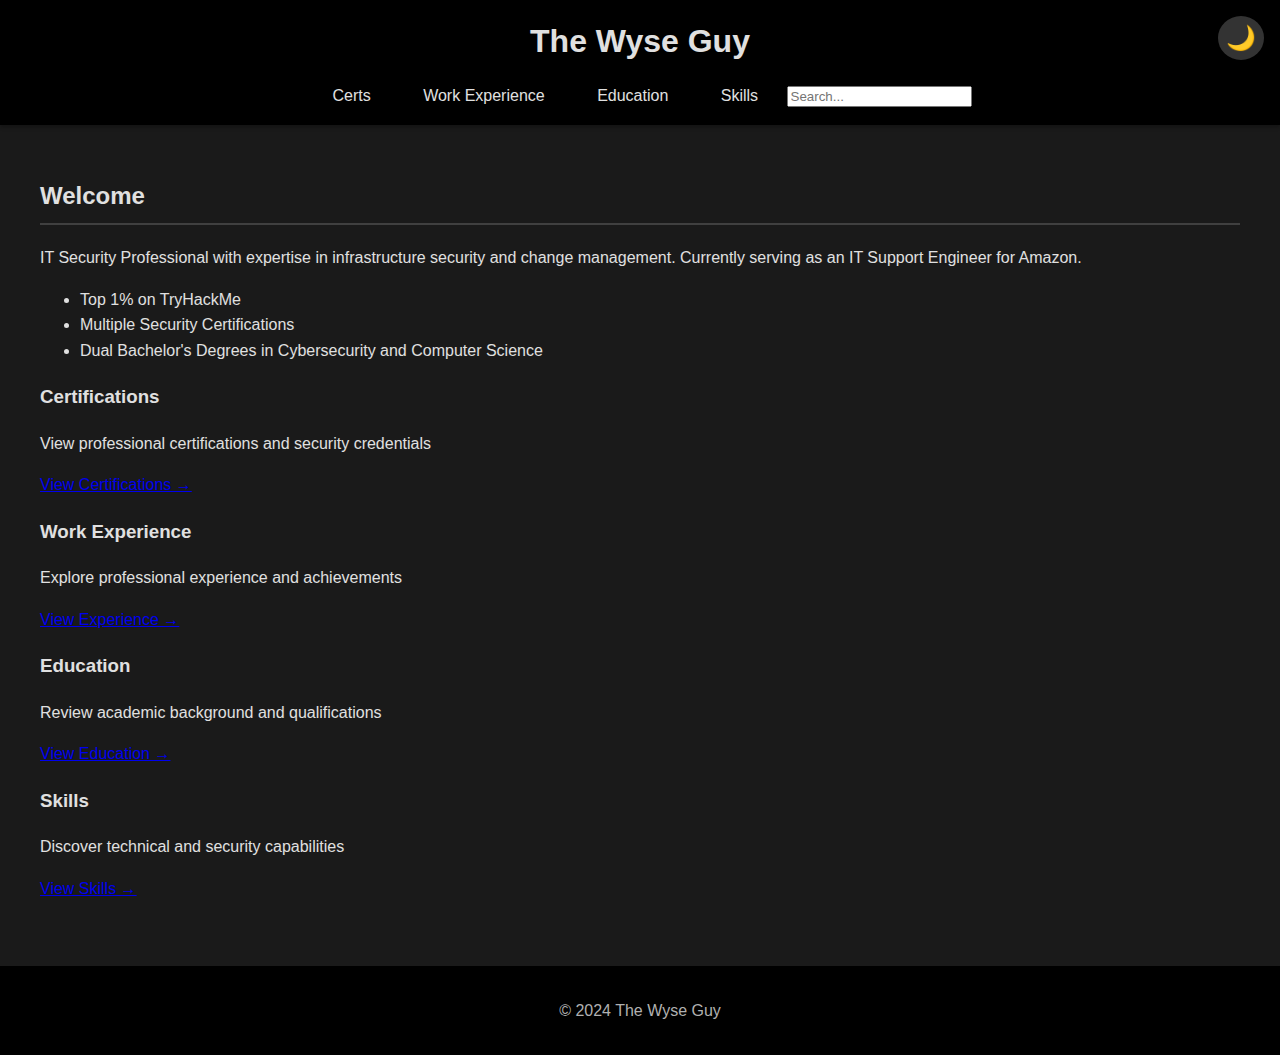
<file: index.html>
<!DOCTYPE html>
<html lang="en">

<head>
    <meta charset="UTF-8">
    <meta name="viewport" content="width=device-width, initial-scale=1.0">
    <title>The Wyse Guy - Security Professional</title>
    <link rel="stylesheet" href="styles.css">
</head>

<body>
    <header>
        <h1>The Wyse Guy</h1>
        <nav>
            <a href="certifications.html">Certs</a>
            <a href="work.html">Work Experience</a>
            <a href="education.html">Education</a>
            <a href="skills.html">Skills</a>
        </nav>
    </header>

    <main>
        <section id="introduction">
            <h2>Welcome</h2>
            <div class="intro-content">
                <p>IT Security Professional with expertise in infrastructure security and change management. Currently serving as an IT Support Engineer for Amazon.</p>
                
                <div class="quick-stats">
                    <ul>
                        <li>Top 1% on TryHackMe</li>
                        <li>Multiple Security Certifications</li>
                        <li>Dual Bachelor's Degrees in Cybersecurity and Computer Science</li>
                    </ul>
                </div>

                <div class="portfolio-navigation">
                    <div class="nav-card">
                        <h3>Certifications</h3>
                        <p>View professional certifications and security credentials</p>
                        <a href="certifications.html">View Certifications →</a>
                    </div>

                    <div class="nav-card">
                        <h3>Work Experience</h3>
                        <p>Explore professional experience and achievements</p>
                        <a href="work.html">View Experience →</a>
                    </div>

                    <div class="nav-card">
                        <h3>Education</h3>
                        <p>Review academic background and qualifications</p>
                        <a href="education.html">View Education →</a>
                    </div>

                    <div class="nav-card">
                        <h3>Skills</h3>
                        <p>Discover technical and security capabilities</p>
                        <a href="skills.html">View Skills →</a>
                    </div>
                </div>
            </div>
        </section>
    </main>

    <footer>
        <p>&copy; 2024 The Wyse Guy</p>
    </footer>

    <script src="script.js"></script>
</body>
</html>
</file>
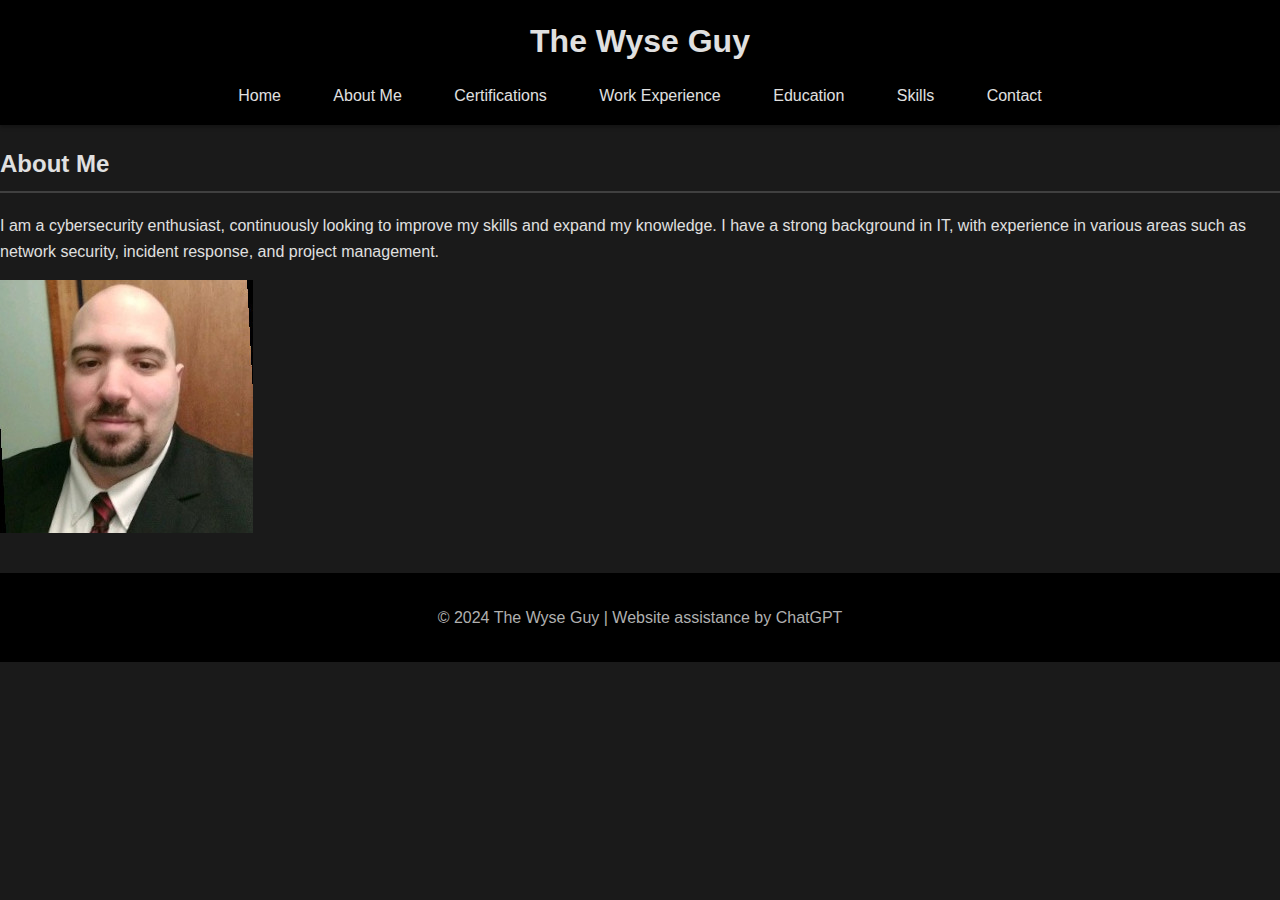
<file: about.html>
<!DOCTYPE html>
<html lang="en">

<head>
    <meta charset="UTF-8">
    <meta name="viewport" content="width=device-width, initial-scale=1.0">
    <title>About Me - The Wyse Guy</title>
    <link rel="stylesheet" href="lib/css/styles.css">
</head>

<body>
    <header>
        <h1>The Wyse Guy</h1>
        <nav>
            <a href="index.html">Home</a>
            <a href="about.html">About Me</a>
            <a href="certifications.html">Certifications</a>
            <a href="work.html">Work Experience</a>
            <a href="education.html">Education</a>
			<a href="skills.html">Skills</a>
            <a href="contact.html">Contact</a>
        </nav>
    </header>

    <section id="about-section">
        <h2>About Me</h2>
        <div class="about-paragraph">
            <p>I am a cybersecurity enthusiast, continuously looking to improve my skills and expand my knowledge. I have a strong background in IT, with experience in various areas such as network security, incident response, and project management.</p>
            <!-- Add your photo below -->
            <img src="lib/images/wyse1.jpg" alt="Anthony Wyse">
        </div>
    </section>

    <footer>
        <p>&copy; 2024 The Wyse Guy | Website assistance by ChatGPT</p>
    </footer>

    <!-- <script src="script.js"></script> -->
</body>

</html>
</file>
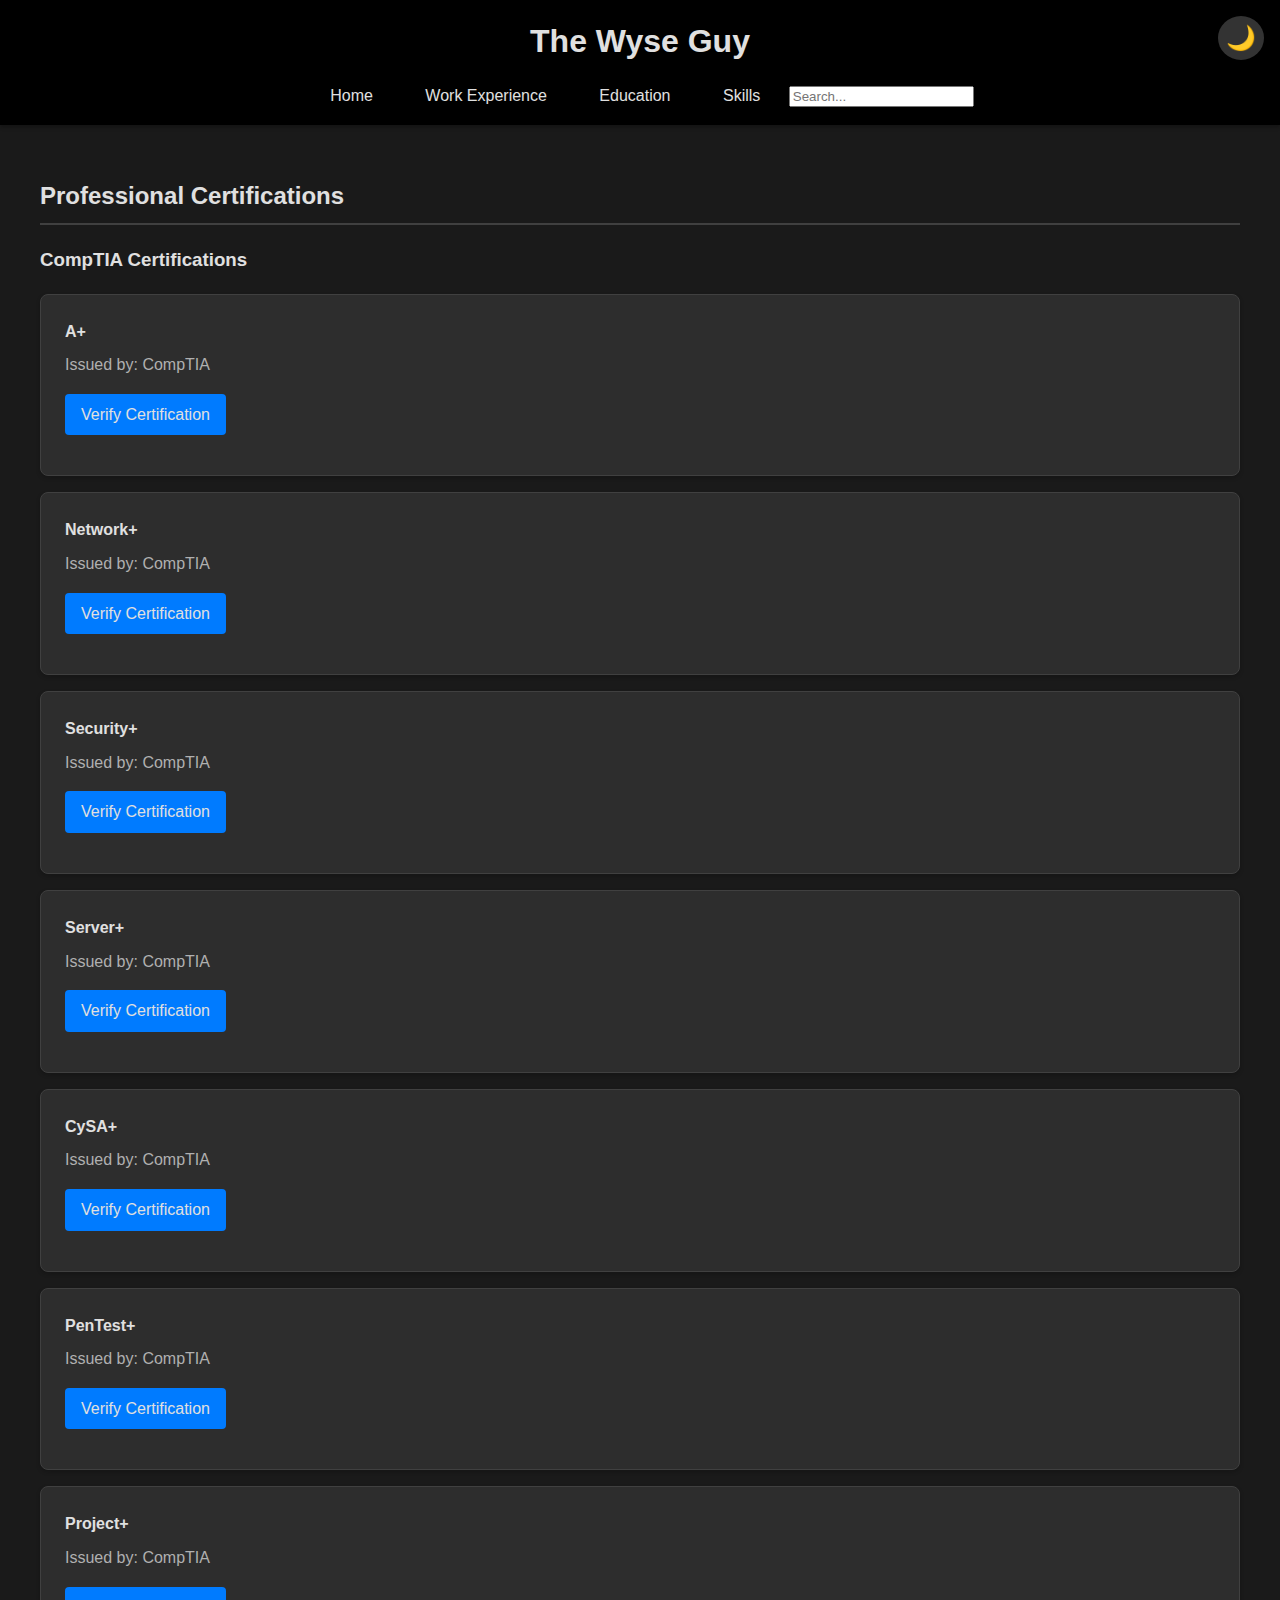
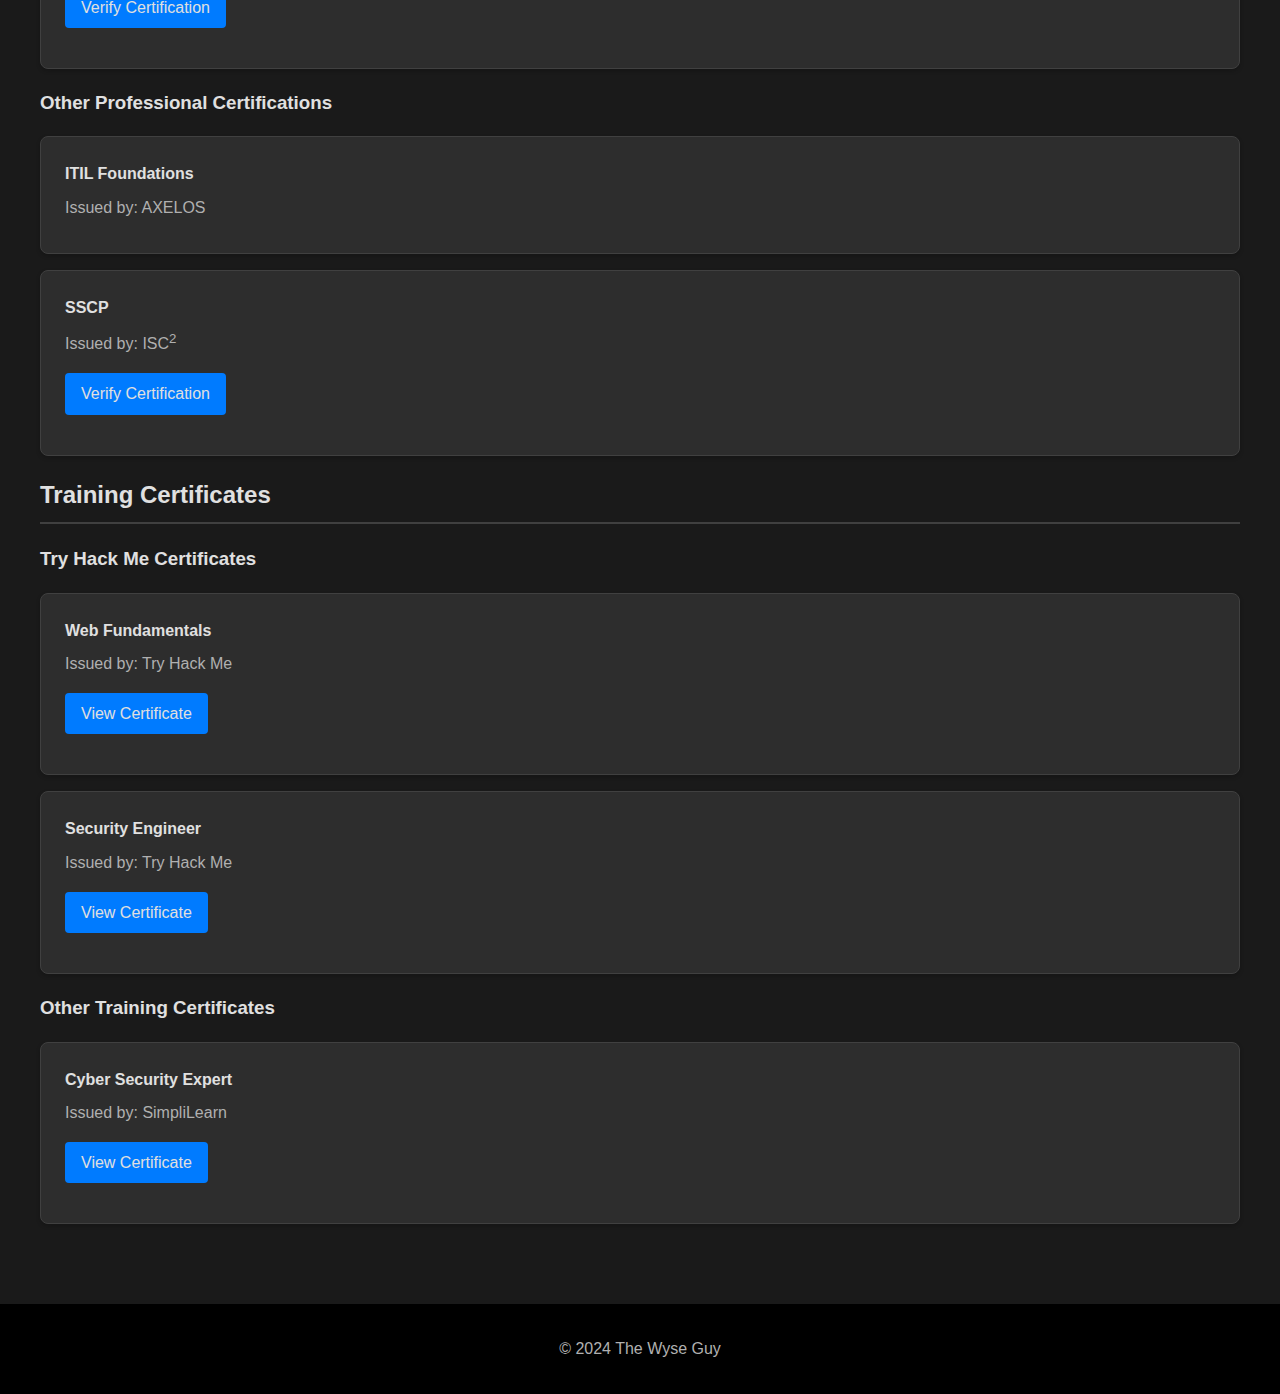
<file: certifications.html>
<!DOCTYPE html>
<html lang="en">

<head>
    <meta charset="utf-8">
    <title>Certifications and Certificates - The Wyse Guy</title>
    <link rel="stylesheet" href="styles.css">
</head>

<body>
    <header>
        <h1>The Wyse Guy</h1>
        <nav>
            <a href="index.html">Home</a>
            <a href="work.html">Work Experience</a>
            <a href="education.html">Education</a>
            <a href="skills.html">Skills</a>
        </nav>
    </header>

    <main>
        <section id="professional-certifications">
            <h2>Professional Certifications</h2>
            
            <!-- CompTIA Certifications -->
            <div class="certification-group">
                <h3>CompTIA Certifications</h3>
                <div class="certifications-container">
                    <article class="certification">
                        <h4>A+</h4>
                        <p class="issuer">Issued by: CompTIA</p>
                        <p class="verification">
                            <a href="https://www.credly.com/badges/eed50c97-7f43-4728-9fc0-f255faa5452a/public_url">Verify Certification</a>
                        </p>
                    </article>

                    <article class="certification">
                        <h4>Network+</h4>
                        <p class="issuer">Issued by: CompTIA</p>
                        <p class="verification">
                            <a href="https://www.credly.com/badges/094754a8-2065-4310-8f3d-29fb1196f8ae/public_url">Verify Certification</a>
                        </p>
                    </article>

                    <article class="certification">
                        <h4>Security+</h4>
                        <p class="issuer">Issued by: CompTIA</p>
                        <p class="verification">
                            <a href="https://www.credly.com/badges/e924defa-47aa-45f3-ba17-b07615cfa1dc/public_url">Verify Certification</a>
                        </p>
                    </article>

                    <article class="certification">
                        <h4>Server+</h4>
                        <p class="issuer">Issued by: CompTIA</p>
                        <p class="verification">
                            <a href="https://www.credly.com/badges/96537a3d-d9cb-450d-abbd-3272a870aa7d/public_url">Verify Certification</a>
                        </p>
                    </article>

                    <article class="certification">
                        <h4>CySA+</h4>
                        <p class="issuer">Issued by: CompTIA</p>
                        <p class="verification">
                            <a href="https://www.credly.com/badges/d1df9457-e8d4-4c71-8260-4c52cb5c634e/public_url">Verify Certification</a>
                        </p>
                    </article>

                    <article class="certification">
                        <h4>PenTest+</h4>
                        <p class="issuer">Issued by: CompTIA</p>
                        <p class="verification">
                            <a href="https://www.credly.com/badges/0b445bce-b962-4a32-95e6-0ae2a605bd8c/public_url">Verify Certification</a>
                        </p>
                    </article>

                    <article class="certification">
                        <h4>Project+</h4>
                        <p class="issuer">Issued by: CompTIA</p>
                        <p class="verification">
                            <a href="https://www.credly.com/badges/83ba1305-955a-4dac-bd5d-a6701077b9a8/public_url">Verify Certification</a>
                        </p>
                    </article>
                </div>
            </div>

            <!-- Other Professional Certifications -->
            <div class="certification-group">
                <h3>Other Professional Certifications</h3>
                <div class="certifications-container">
                    <article class="certification">
                        <h4>ITIL Foundations</h4>
                        <p class="issuer">Issued by: AXELOS</p>
                    </article>

                    <article class="certification">
                        <h4>SSCP</h4>
                        <p class="issuer">Issued by: ISC<sup>2</sup></p>
                        <p class="verification">
                            <a href="https://www.credly.com/badges/e6d5116e-1292-4dba-97e4-74d0665ef671/public_url">Verify Certification</a>
                        </p>
                    </article>
                </div>
            </div>
        </section>

        <section id="training-certificates">
            <h2>Training Certificates</h2>
            
            <!-- Try Hack Me Certificates -->
            <div class="certification-group">
                <h3>Try Hack Me Certificates</h3>
                <div class="certifications-container">
                    <article class="certification">
                        <h4>Web Fundamentals</h4>
                        <p class="issuer">Issued by: Try Hack Me</p>
                        <p class="verification">
                            <a href="https://tryhackme-certificates.s3-eu-west-1.amazonaws.com/THM-BNW9GNYWET.pdf">View Certificate</a>
                        </p>
                    </article>

                    <article class="certification">
                        <h4>Security Engineer</h4>
                        <p class="issuer">Issued by: Try Hack Me</p>
                        <p class="verification">
                            <a href="https://tryhackme-certificates.s3-eu-west-1.amazonaws.com/THM-SKMIXIESOS.pdf">View Certificate</a>
                        </p>
                    </article>

                    <!-- Add remaining Try Hack Me certificates in the same format -->
                </div>
            </div>

            <!-- Other Training Certificates -->
            <div class="certification-group">
                <h3>Other Training Certificates</h3>
                <div class="certifications-container">
                    <article class="certification">
                        <h4>Cyber Security Expert</h4>
                        <p class="issuer">Issued by: SimpliLearn</p>
                        <p class="verification">
                            <a href="https://success.simplilearn.com/51825ef2-5d22-413b-987a-7716b755215e#gs.amfkl3">View Certificate</a>
                        </p>
                    </article>
                </div>
            </div>
        </section>
    </main>

    <footer id="contact">
        <p>&copy; 2024 The Wyse Guy</p>
    </footer>

    <!-- Add JavaScript -->
    <script src="script.js"></script>
</body>
</html>
</file>
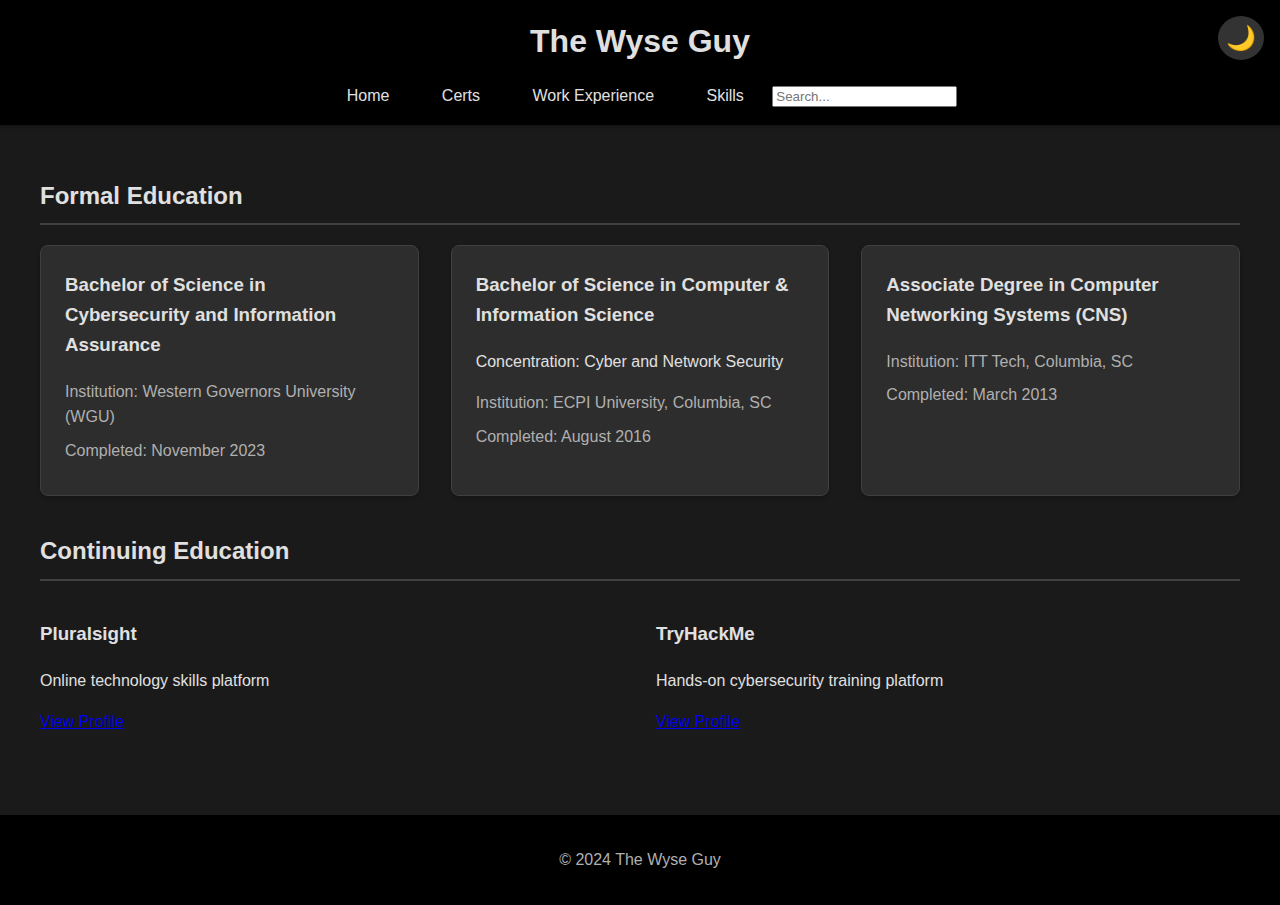
<file: education.html>
<!DOCTYPE html>
<html lang="en">

<head>
    <meta charset="UTF-8">
    <meta name="viewport" content="width=device-width, initial-scale=1.0">
    <title>Education - The Wyse Guy</title>
    <link rel="stylesheet" href="lib/css/styles.css">
</head>

<body>
    <header>
        <h1>The Wyse Guy</h1>
        <nav>
            <a href="index.html">Home</a>
            <a href="certifications.html">Certs</a>
            <a href="work.html">Work Experience</a>
            <a href="skills.html">Skills</a>
        </nav>
    </header>

    <main>
        <section id="formal-education">
            <h2>Formal Education</h2>
            
            <div class="education-container">
                <article class="education-entry">
                    <h3>Bachelor of Science in Cybersecurity and Information Assurance</h3>
                    <p class="institution">Institution: Western Governors University (WGU)</p>
                    <p class="completion-date">Completed: November 2023</p>
                </article>

                <article class="education-entry">
                    <h3>Bachelor of Science in Computer & Information Science</h3>
                    <p class="specialization">Concentration: Cyber and Network Security</p>
                    <p class="institution">Institution: ECPI University, Columbia, SC</p>
                    <p class="completion-date">Completed: August 2016</p>
                </article>

                <article class="education-entry">
                    <h3>Associate Degree in Computer Networking Systems (CNS)</h3>
                    <p class="institution">Institution: ITT Tech, Columbia, SC</p>
                    <p class="completion-date">Completed: March 2013</p>
                </article>
            </div>
        </section>

        <section id="continuing-education">
            <h2>Continuing Education</h2>
            
            <div class="education-container">
                <article class="education-platform">
                    <h3>Pluralsight</h3>
                    <p class="platform-description">Online technology skills platform</p>
                    <p class="profile-link">
                        <a href="https://app.pluralsight.com/profile/wysestone" class="button">
                            View Profile
                        </a>
                    </p>
                </article>

                <article class="education-platform">
                    <h3>TryHackMe</h3>
                    <p class="platform-description">Hands-on cybersecurity training platform</p>
                    <p class="profile-link">
                        <a href="https://tryhackme.com/p/Wysestone" class="button">
                            View Profile
                        </a>
                    </p>
                </article>
            </div>
        </section>
    </main>

    <footer>
        <p>&copy; 2024 The Wyse Guy</p>
    </footer>
    <script src="script.js"></script>
</body>
</html>
</file>
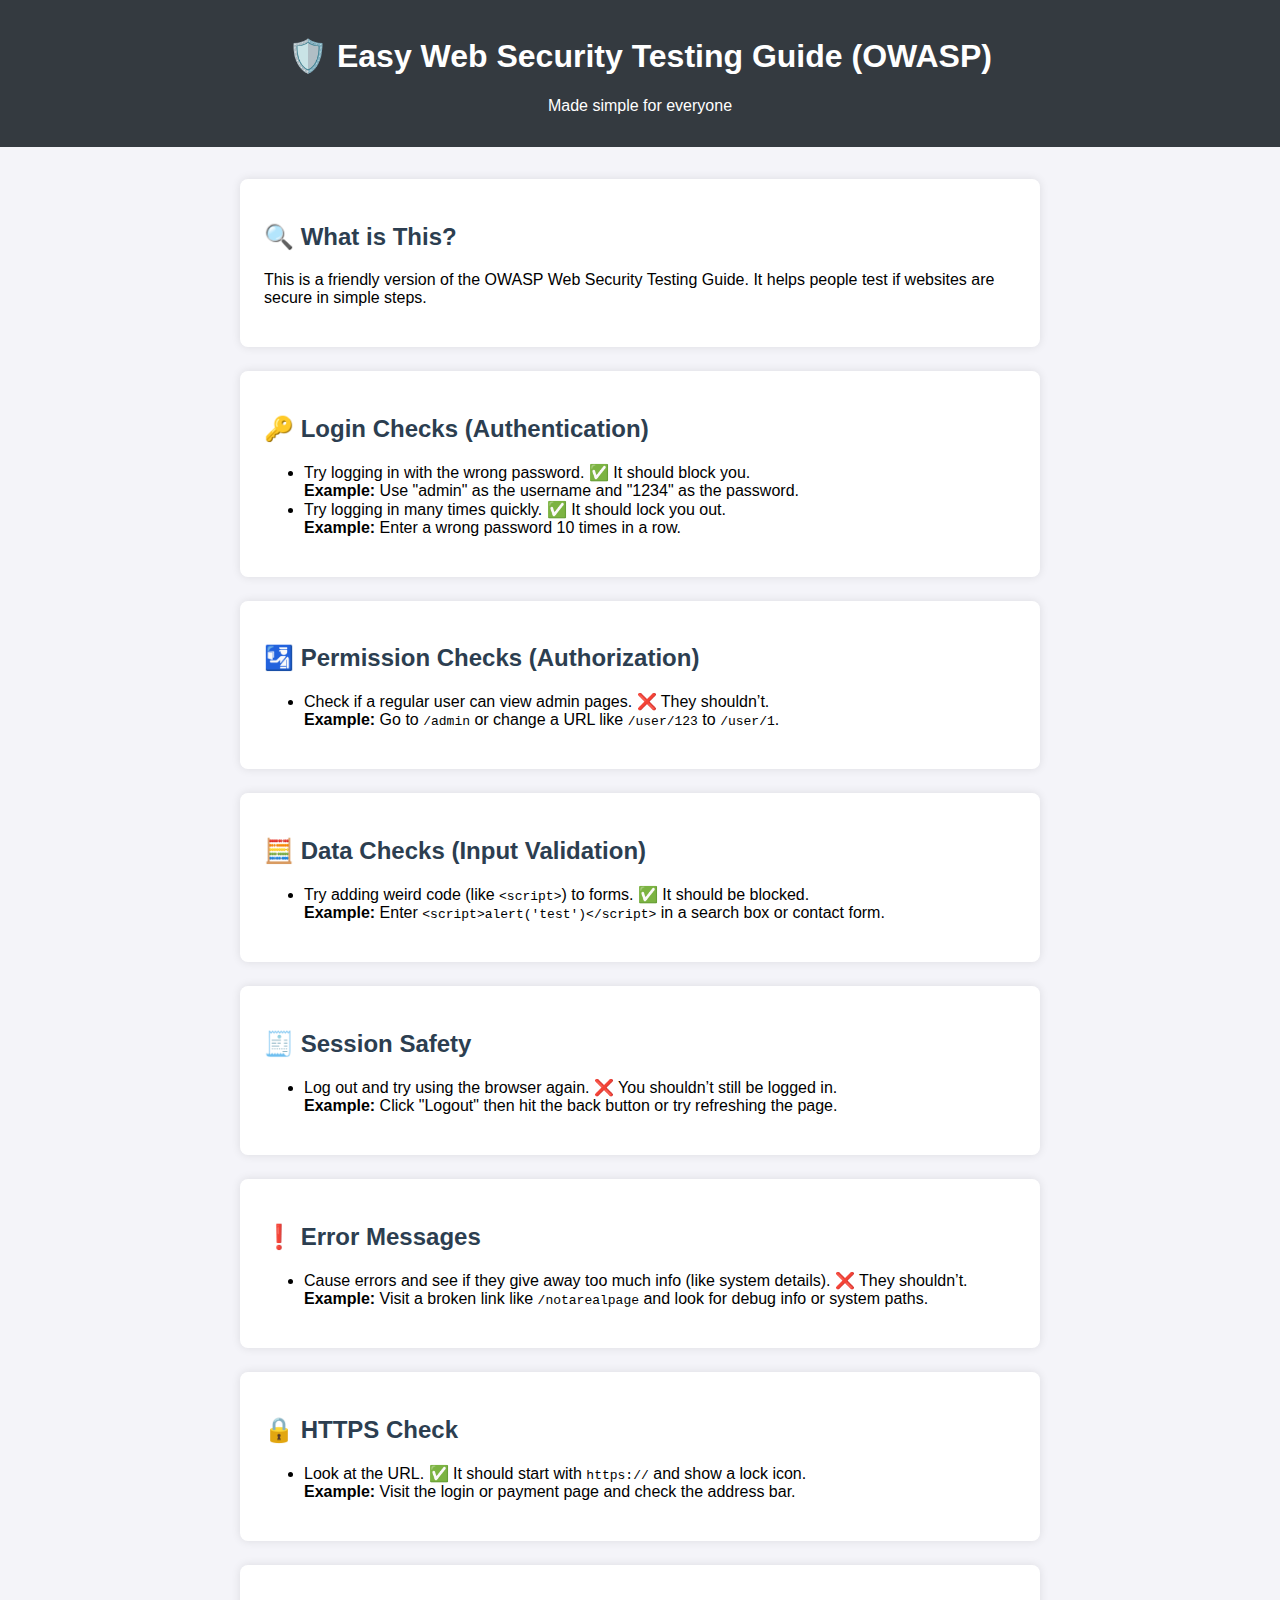
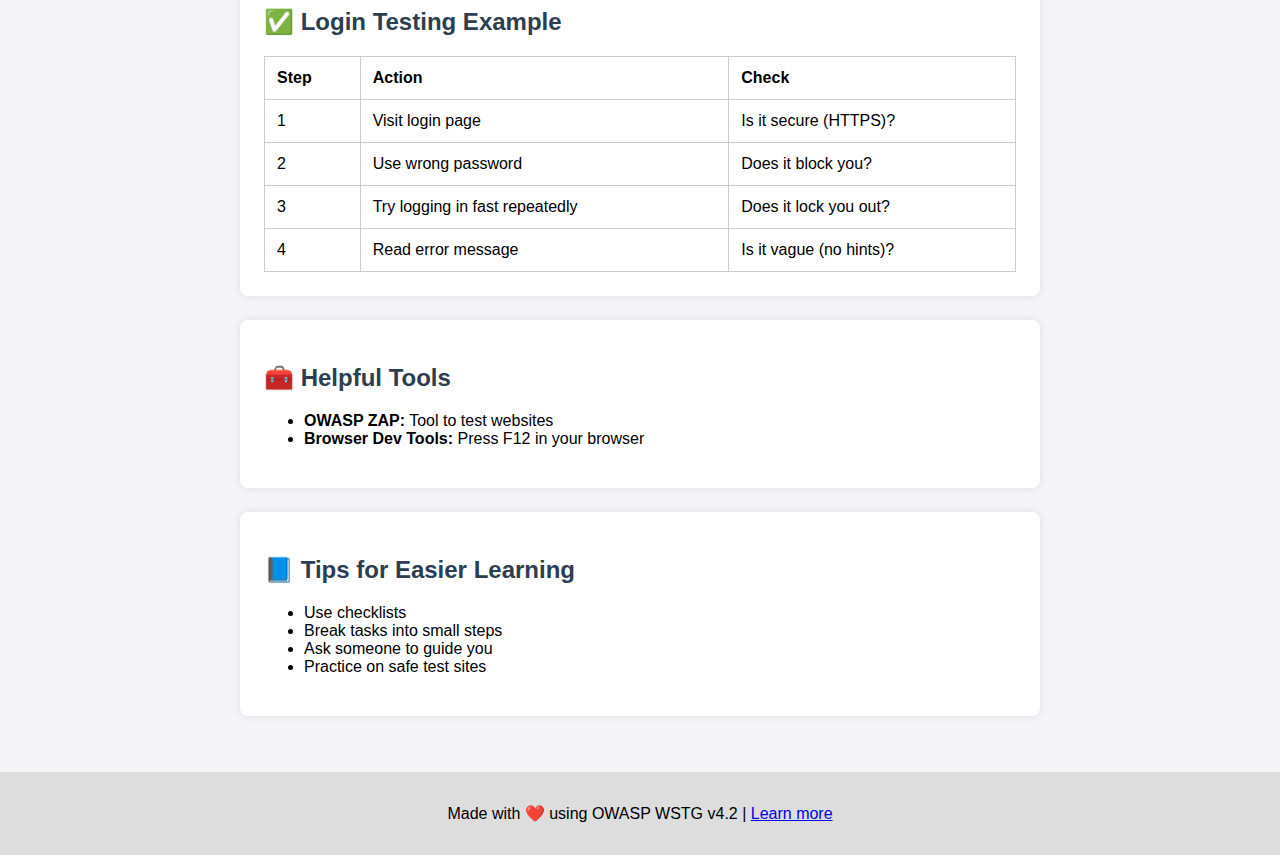
<file: owasp_web.html>
<!DOCTYPE html>
<html lang="en">
<head>
  <meta charset="UTF-8" />
  <meta name="viewport" content="width=device-width, initial-scale=1.0" />
  <title>Easy Web Security Testing Guide</title>
  <style>
    body {
      font-family: Arial, sans-serif;
      background: #f4f4f9;
      margin: 0;
      padding: 0;
    }
    header {
      background: #343a40;
      color: white;
      padding: 1rem;
      text-align: center;
    }
    main {
      max-width: 800px;
      margin: auto;
      padding: 2rem;
    }
    section {
      background: white;
      margin-bottom: 1.5rem;
      padding: 1.5rem;
      border-radius: 8px;
      box-shadow: 0 0 10px rgba(0,0,0,0.1);
    }
    h2 {
      color: #2c3e50;
    }
    table {
      width: 100%;
      border-collapse: collapse;
      margin-top: 1rem;
    }
    table, th, td {
      border: 1px solid #ccc;
    }
    th, td {
      padding: 0.75rem;
      text-align: left;
    }
    footer {
      text-align: center;
      padding: 1rem;
      background: #ddd;
    }
  </style>
</head>
<body>
  <header>
    <h1>🛡️ Easy Web Security Testing Guide (OWASP)</h1>
    <p>Made simple for everyone</p>
  </header>
  <main>
    <section>
      <h2>🔍 What is This?</h2>
      <p>This is a friendly version of the OWASP Web Security Testing Guide. It helps people test if websites are secure in simple steps.</p>
    </section>

    <section>
      <h2>🔑 Login Checks (Authentication)</h2>
      <ul>
        <li>Try logging in with the wrong password. ✅ It should block you.<br><strong>Example:</strong> Use "admin" as the username and "1234" as the password.</li>
        <li>Try logging in many times quickly. ✅ It should lock you out.<br><strong>Example:</strong> Enter a wrong password 10 times in a row.</li>
      </ul>
    </section>

    <section>
      <h2>🛂 Permission Checks (Authorization)</h2>
      <ul>
        <li>Check if a regular user can view admin pages. ❌ They shouldn’t.<br><strong>Example:</strong> Go to <code>/admin</code> or change a URL like <code>/user/123</code> to <code>/user/1</code>.</li>
      </ul>
    </section>

    <section>
      <h2>🧮 Data Checks (Input Validation)</h2>
      <ul>
        <li>Try adding weird code (like <code>&lt;script&gt;</code>) to forms. ✅ It should be blocked.<br><strong>Example:</strong> Enter <code>&lt;script&gt;alert('test')&lt;/script&gt;</code> in a search box or contact form.</li>
      </ul>
    </section>

    <section>
      <h2>🧾 Session Safety</h2>
      <ul>
        <li>Log out and try using the browser again. ❌ You shouldn’t still be logged in.<br><strong>Example:</strong> Click "Logout" then hit the back button or try refreshing the page.</li>
      </ul>
    </section>

    <section>
      <h2>❗ Error Messages</h2>
      <ul>
        <li>Cause errors and see if they give away too much info (like system details). ❌ They shouldn’t.<br><strong>Example:</strong> Visit a broken link like <code>/notarealpage</code> and look for debug info or system paths.</li>
      </ul>
    </section>

    <section>
      <h2>🔒 HTTPS Check</h2>
      <ul>
        <li>Look at the URL. ✅ It should start with <code>https://</code> and show a lock icon.<br><strong>Example:</strong> Visit the login or payment page and check the address bar.</li>
      </ul>
    </section>

    <section>
      <h2>✅ Login Testing Example</h2>
      <table>
        <thead>
          <tr><th>Step</th><th>Action</th><th>Check</th></tr>
        </thead>
        <tbody>
          <tr><td>1</td><td>Visit login page</td><td>Is it secure (HTTPS)?</td></tr>
          <tr><td>2</td><td>Use wrong password</td><td>Does it block you?</td></tr>
          <tr><td>3</td><td>Try logging in fast repeatedly</td><td>Does it lock you out?</td></tr>
          <tr><td>4</td><td>Read error message</td><td>Is it vague (no hints)?</td></tr>
        </tbody>
      </table>
    </section>

    <section>
      <h2>🧰 Helpful Tools</h2>
      <ul>
        <li><strong>OWASP ZAP:</strong> Tool to test websites</li>
        <li><strong>Browser Dev Tools:</strong> Press F12 in your browser</li>
      </ul>
    </section>

    <section>
      <h2>📘 Tips for Easier Learning</h2>
      <ul>
        <li>Use checklists</li>
        <li>Break tasks into small steps</li>
        <li>Ask someone to guide you</li>
        <li>Practice on safe test sites</li>
      </ul>
    </section>
  </main>
  <footer>
    <p>Made with ❤️ using OWASP WSTG v4.2 | <a href="https://owasp.org/www-project-web-security-testing-guide/" target="_blank">Learn more</a></p>
  </footer>
</body>
</html>
</file>
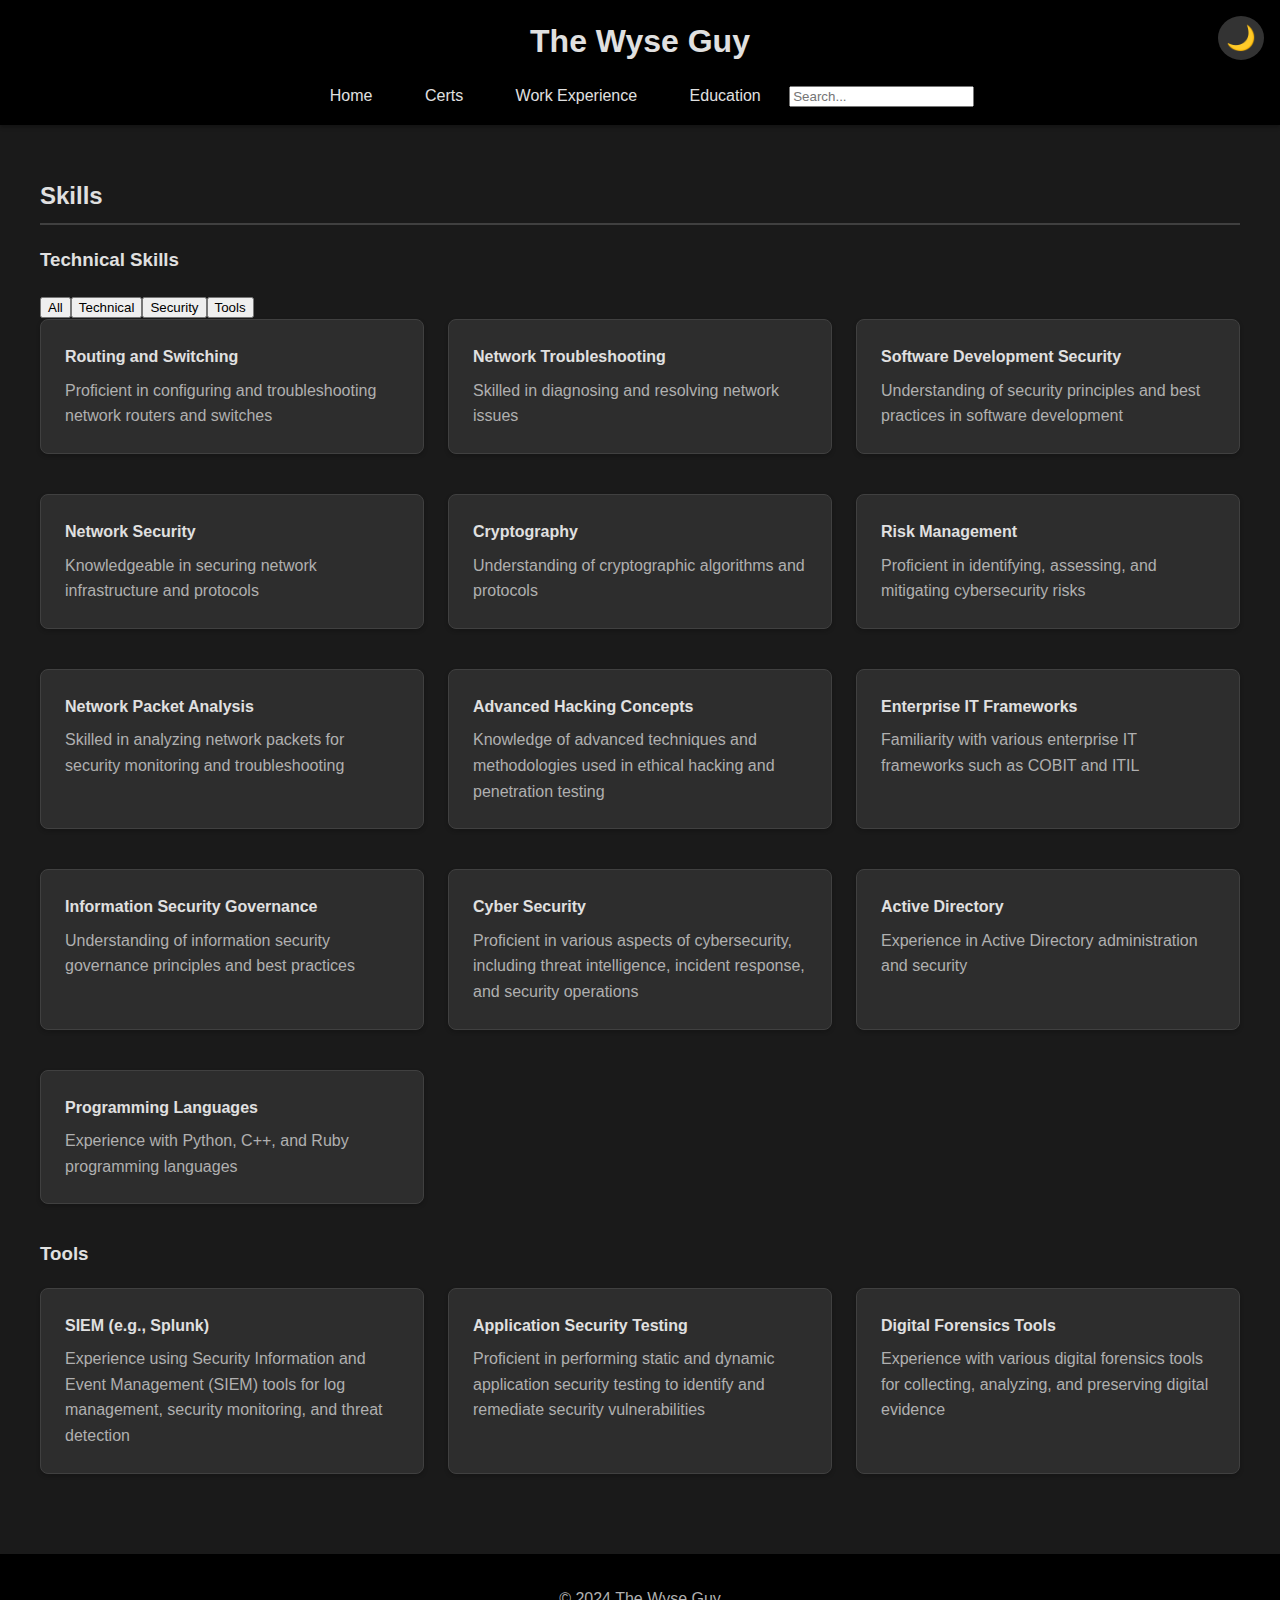
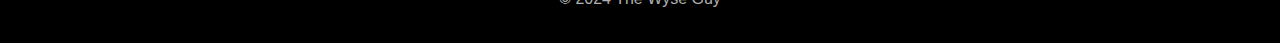
<file: skills.html>
<!DOCTYPE html>
<html lang="en">

<head>
    <meta charset="UTF-8">
    <meta name="viewport" content="width=device-width, initial-scale=1.0">
    <title>Skills - The Wyse Guy</title>
    <link rel="stylesheet" href="styles.css">
</head>

<body>
    <header>
        <h1>The Wyse Guy</h1>
        <nav>
            <a href="index.html">Home</a>
            <a href="certifications.html">Certs</a>
            <a href="work.html">Work Experience</a>
            <a href="education.html">Education</a>
        </nav>
    </header>

    <main>
        <section id="skills">
            <h2>Skills</h2>

            <section id="technical-skills">
                <h3>Technical Skills</h3>
                <div class="skills-container">
                    <article class="skill">
                        <h4>Routing and Switching</h4>
                        <p class="skill-description">Proficient in configuring and troubleshooting network routers and switches</p>
                    </article>

                    <article class="skill">
                        <h4>Network Troubleshooting</h4>
                        <p class="skill-description">Skilled in diagnosing and resolving network issues</p>
                    </article>

                    <article class="skill">
                        <h4>Software Development Security</h4>
                        <p class="skill-description">Understanding of security principles and best practices in software development</p>
                    </article>

                    <article class="skill">
                        <h4>Network Security</h4>
                        <p class="skill-description">Knowledgeable in securing network infrastructure and protocols</p>
                    </article>

                    <article class="skill">
                        <h4>Cryptography</h4>
                        <p class="skill-description">Understanding of cryptographic algorithms and protocols</p>
                    </article>

                    <article class="skill">
                        <h4>Risk Management</h4>
                        <p class="skill-description">Proficient in identifying, assessing, and mitigating cybersecurity risks</p>
                    </article>

                    <article class="skill">
                        <h4>Network Packet Analysis</h4>
                        <p class="skill-description">Skilled in analyzing network packets for security monitoring and troubleshooting</p>
                    </article>

                    <article class="skill">
                        <h4>Advanced Hacking Concepts</h4>
                        <p class="skill-description">Knowledge of advanced techniques and methodologies used in ethical hacking and penetration testing</p>
                    </article>

                    <article class="skill">
                        <h4>Enterprise IT Frameworks</h4>
                        <p class="skill-description">Familiarity with various enterprise IT frameworks such as COBIT and ITIL</p>
                    </article>

                    <article class="skill">
                        <h4>Information Security Governance</h4>
                        <p class="skill-description">Understanding of information security governance principles and best practices</p>
                    </article>

                    <article class="skill">
                        <h4>Cyber Security</h4>
                        <p class="skill-description">Proficient in various aspects of cybersecurity, including threat intelligence, incident response, and security operations</p>
                    </article>

                    <article class="skill">
                        <h4>Active Directory</h4>
                        <p class="skill-description">Experience in Active Directory administration and security</p>
                    </article>

                    <article class="skill">
                        <h4>Programming Languages</h4>
                        <p class="skill-description">Experience with Python, C++, and Ruby programming languages</p>
                    </article>
                </div>
            </section>

            <section id="tools">
                <h3>Tools</h3>
                <div class="skills-container">
                    <article class="skill">
                        <h4>SIEM (e.g., Splunk)</h4>
                        <p class="skill-description">Experience using Security Information and Event Management (SIEM) tools for log management, security monitoring, and threat detection</p>
                    </article>

                    <article class="skill">
                        <h4>Application Security Testing</h4>
                        <p class="skill-description">Proficient in performing static and dynamic application security testing to identify and remediate security vulnerabilities</p>
                    </article>

                    <article class="skill">
                        <h4>Digital Forensics Tools</h4>
                        <p class="skill-description">Experience with various digital forensics tools for collecting, analyzing, and preserving digital evidence</p>
                    </article>
                </div>
            </section>
        </section>
    </main>

    <footer>
        <p>&copy; 2024 The Wyse Guy</p>
    </footer>
    <!-- Add JavaScript -->
    <script src="script.js"></script>
</body>
</html>
</file>
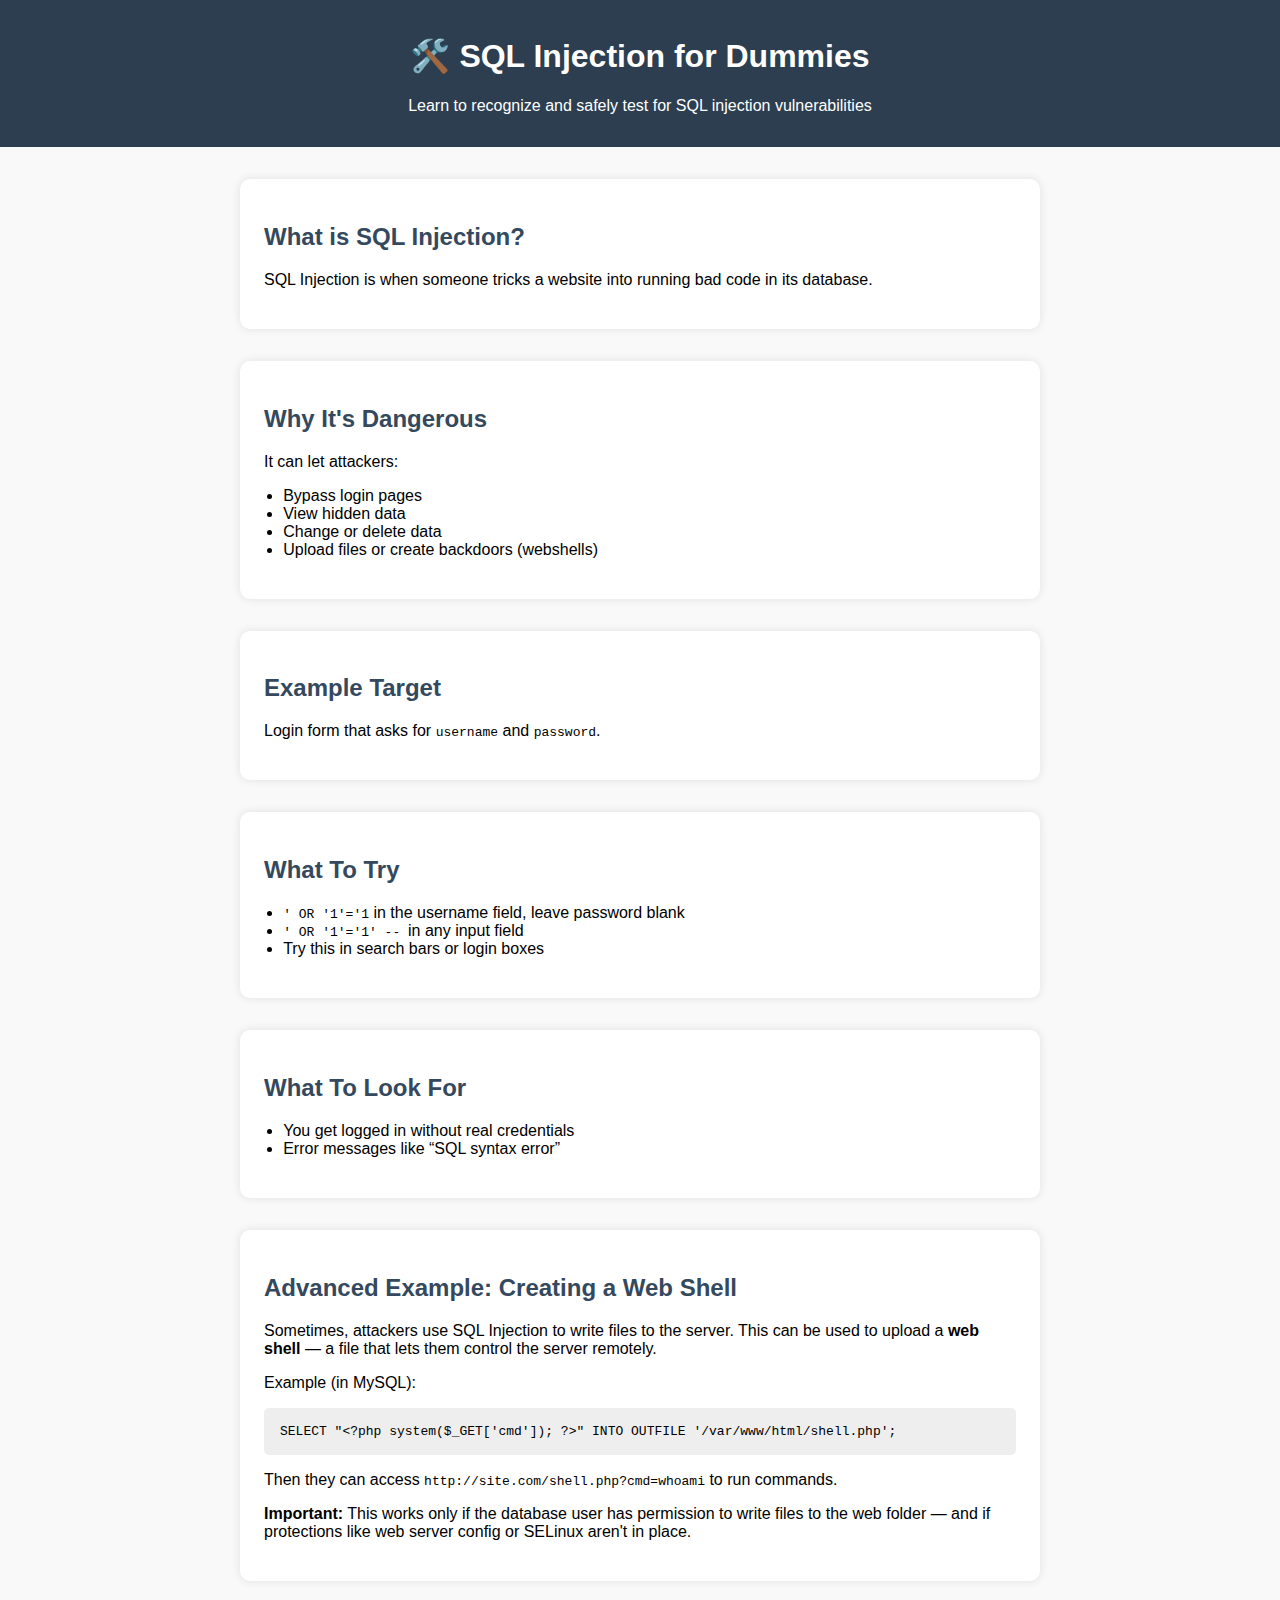
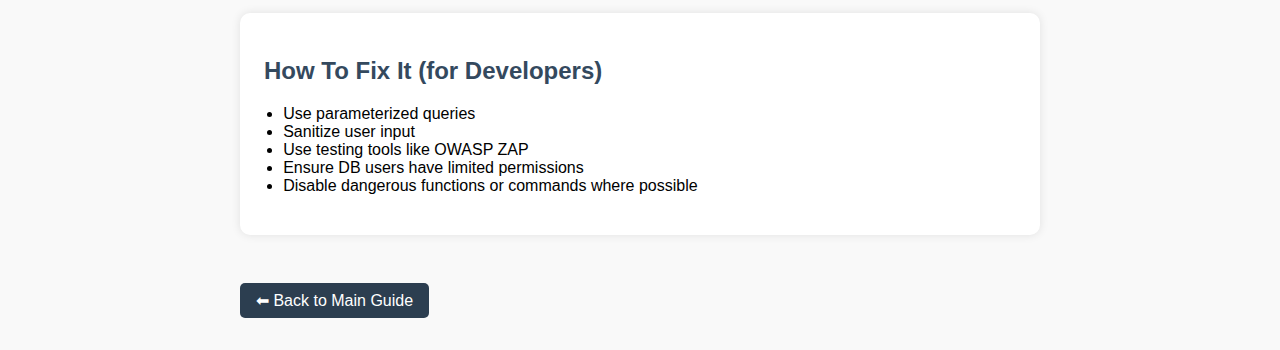
<file: sql_dummies.html>
<!DOCTYPE html>
<html lang="en">
<head>
  <meta charset="UTF-8" />
  <meta name="viewport" content="width=device-width, initial-scale=1.0" />
  <title>SQL Injection for Dummies</title>
  <style>
    body {
      font-family: Arial, sans-serif;
      background: #f9f9f9;
      margin: 0;
      padding: 0;
    }
    header {
      background: #2c3e50;
      color: white;
      padding: 1rem;
      text-align: center;
    }
    main {
      max-width: 800px;
      margin: auto;
      padding: 2rem;
    }
    section {
      background: white;
      padding: 1.5rem;
      margin-bottom: 2rem;
      border-radius: 10px;
      box-shadow: 0 0 10px rgba(0,0,0,0.1);
    }
    h2 {
      color: #34495e;
    }
    ul {
      padding-left: 1.2rem;
    }
    pre {
      background: #eee;
      padding: 1rem;
      border-radius: 5px;
      overflow-x: auto;
    }
    a.back-link {
      display: inline-block;
      margin-top: 1rem;
      background: #2c3e50;
      color: white;
      padding: 0.5rem 1rem;
      text-decoration: none;
      border-radius: 5px;
    }
    a.back-link:hover {
      background: #1a242f;
    }
  </style>
</head>
<body>
  <header>
    <h1>🛠️ SQL Injection for Dummies</h1>
    <p>Learn to recognize and safely test for SQL injection vulnerabilities</p>
  </header>
  <main>
    <section>
      <h2>What is SQL Injection?</h2>
      <p>SQL Injection is when someone tricks a website into running bad code in its database.</p>
    </section>
    <section>
      <h2>Why It's Dangerous</h2>
      <p>It can let attackers:</p>
      <ul>
        <li>Bypass login pages</li>
        <li>View hidden data</li>
        <li>Change or delete data</li>
        <li>Upload files or create backdoors (webshells)</li>
      </ul>
    </section>
    <section>
      <h2>Example Target</h2>
      <p>Login form that asks for <code>username</code> and <code>password</code>.</p>
    </section>
    <section>
      <h2>What To Try</h2>
      <ul>
        <li><code>' OR '1'='1</code> in the username field, leave password blank</li>
        <li><code>' OR '1'='1' -- </code> in any input field</li>
        <li>Try this in search bars or login boxes</li>
      </ul>
    </section>
    <section>
      <h2>What To Look For</h2>
      <ul>
        <li>You get logged in without real credentials</li>
        <li>Error messages like “SQL syntax error”</li>
      </ul>
    </section>
    <section>
      <h2>Advanced Example: Creating a Web Shell</h2>
      <p>Sometimes, attackers use SQL Injection to write files to the server. This can be used to upload a <strong>web shell</strong> — a file that lets them control the server remotely.</p>
      <p>Example (in MySQL):</p>
      <pre>SELECT "&lt;?php system($_GET['cmd']); ?&gt;" INTO OUTFILE '/var/www/html/shell.php';</pre>
      <p>Then they can access <code>http://site.com/shell.php?cmd=whoami</code> to run commands.</p>
      <p><strong>Important:</strong> This works only if the database user has permission to write files to the web folder — and if protections like web server config or SELinux aren't in place.</p>
    </section>
    <section>
      <h2>How To Fix It (for Developers)</h2>
      <ul>
        <li>Use parameterized queries</li>
        <li>Sanitize user input</li>
        <li>Use testing tools like OWASP ZAP</li>
        <li>Ensure DB users have limited permissions</li>
        <li>Disable dangerous functions or commands where possible</li>
      </ul>
    </section>
    <a class="back-link" href="index.html">⬅ Back to Main Guide</a>
  </main>
</body>
</html>
</file>
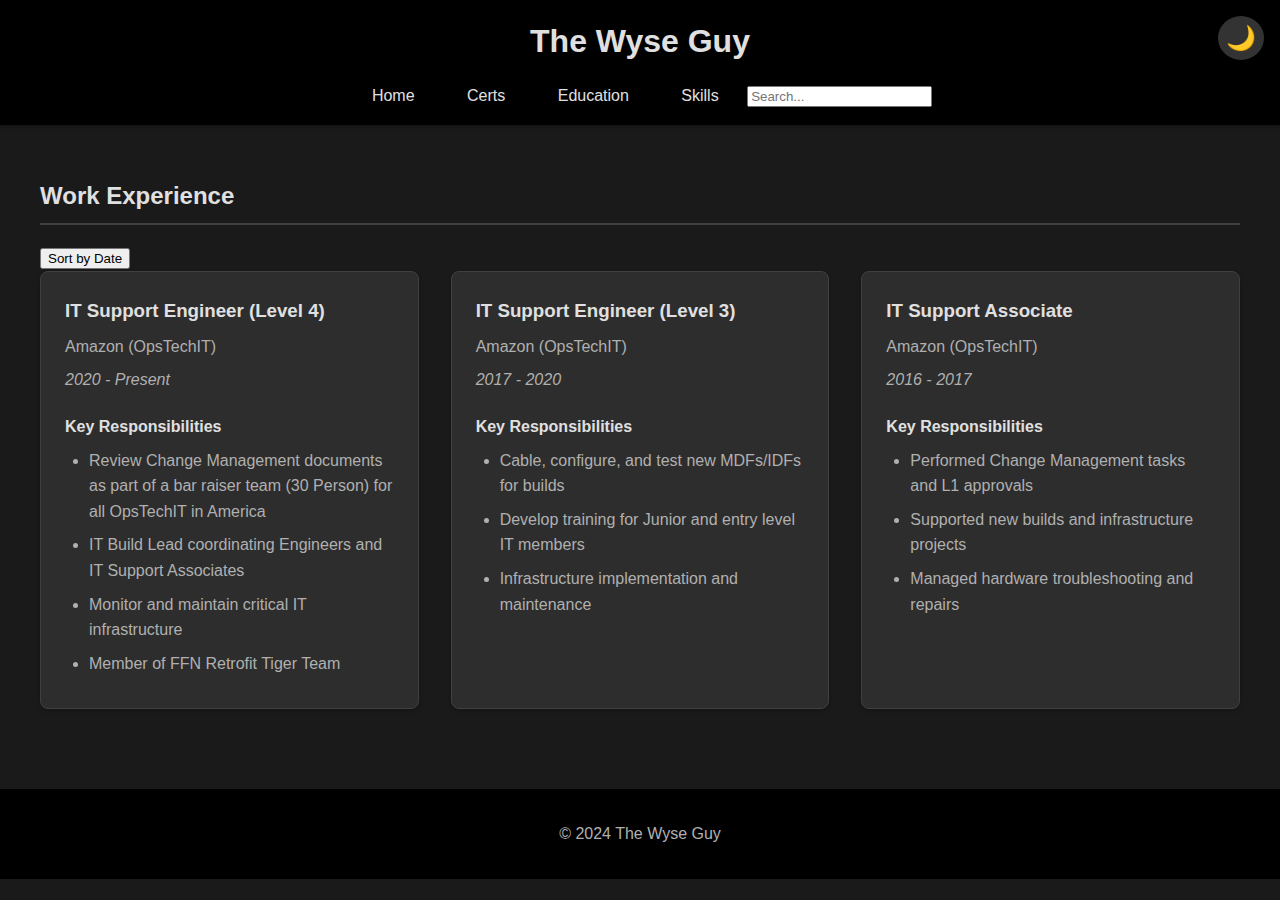
<file: work.html>
<!DOCTYPE html>
<html lang="en">

<head>
    <meta charset="UTF-8">
    <meta name="viewport" content="width=device-width, initial-scale=1.0">
    <title>Work Experience - The Wyse Guy</title>
    <link rel="stylesheet" href="styles.css">
</head>

<body>
    <header>
        <h1>The Wyse Guy</h1>
        <nav>
            <a href="index.html">Home</a>
            <a href="certifications.html">Certs</a>
            <a href="education.html">Education</a>
            <a href="skills.html">Skills</a>
        </nav>
    </header>

    <main>
        <section id="work-experience">
            <h2>Work Experience</h2>
            
            <div class="experience-container">
                <article class="job">
                    <h3>IT Support Engineer (Level 4)</h3>
                    <p class="company">Amazon (OpsTechIT)</p>
                    <p class="period">2020 - Present</p>
                    <div class="responsibilities">
                        <h4>Key Responsibilities</h4>
                        <ul>
                            <li>Review Change Management documents as part of a bar raiser team (30 Person) for all OpsTechIT in America</li>
                            <li>IT Build Lead coordinating Engineers and IT Support Associates</li>
                            <li>Monitor and maintain critical IT infrastructure</li>
                            <li>Member of FFN Retrofit Tiger Team</li>
                        </ul>
                    </div>
                </article>

                <article class="job">
                    <h3>IT Support Engineer (Level 3)</h3>
                    <p class="company">Amazon (OpsTechIT)</p>
                    <p class="period">2017 - 2020</p>
                    <div class="responsibilities">
                        <h4>Key Responsibilities</h4>
                        <ul>
                            <li>Cable, configure, and test new MDFs/IDFs for builds</li>
                            <li>Develop training for Junior and entry level IT members</li>
                            <li>Infrastructure implementation and maintenance</li>
                        </ul>
                    </div>
                </article>

                <article class="job">
                    <h3>IT Support Associate</h3>
                    <p class="company">Amazon (OpsTechIT)</p>
                    <p class="period">2016 - 2017</p>
                    <div class="responsibilities">
                        <h4>Key Responsibilities</h4>
                        <ul>
                            <li>Performed Change Management tasks and L1 approvals</li>
                            <li>Supported new builds and infrastructure projects</li>
                            <li>Managed hardware troubleshooting and repairs</li>
                        </ul>
                    </div>
                </article>
            </div>
        </section>
    </main>

    <footer>
        <p>&copy; 2024 The Wyse Guy</p>
    </footer>
    
    <script src="script.js"></script>
</body>
</html>
</file>
<file: styles.css>
/* Base Colors */
:root {
    --bg-primary: #1a1a1a;
    --bg-secondary: #2d2d2d;
    --bg-tertiary: #333333;
    --text-primary: #e0e0e0;
    --text-secondary: #b0b0b0;
    --accent-primary: #007bff;
    --accent-secondary: #6c757d;
    --border-color: #404040;
    --header-bg: #000000;
    --card-shadow: 0 2px 4px rgba(0, 0, 0, 0.2);
}

/* Global Styles */
body {
    font-family: Arial, sans-serif;
    line-height: 1.6;
    color: var(--text-primary);
    background-color: var(--bg-primary);
    margin: 0;
    padding: 0;
}

/* Header Styles */
header {
    background-color: var(--header-bg);
    padding: 1rem;
    text-align: center;
    box-shadow: 0 2px 4px rgba(0, 0, 0, 0.3);
}

header h1 {
    margin: 0;
    color: var(--text-primary);
}

nav {
    margin-top: 1rem;
}

nav a {
    color: var(--text-primary);
    text-decoration: none;
    padding: 0.5rem 1rem;
    margin: 0 0.5rem;
    border-radius: 4px;
    transition: background-color 0.3s ease;
}

nav a:hover {
    background-color: var(--bg-tertiary);
}

/* Main Content */
main {
    max-width: 1200px;
    margin: 0 auto;
    padding: 2rem;
}

h2 {
    color: var(--text-primary);
    border-bottom: 2px solid var(--border-color);
    padding-bottom: 0.5rem;
}

h3 {
    color: var(--text-primary);
}

/* Card Styles */
.certification, .skill, .job, .education-entry {
    background-color: var(--bg-secondary);
    border: 1px solid var(--border-color);
    border-radius: 8px;
    padding: 1.5rem;
    margin-bottom: 1rem;
    box-shadow: var(--card-shadow);
    transition: transform 0.3s ease, box-shadow 0.3s ease;
}

.certification:hover, .skill:hover, .job:hover, .education-entry:hover {
    transform: translateY(-2px);
    box-shadow: 0 4px 8px rgba(0, 0, 0, 0.3);
}

/* Certification Styles */
.certifications-co-container {
    display: grid;
    gap: 1.5rem;
}

.certification h4 {
    color: var(--text-primary);
    margin-top: 0;
    margin-bottom: 0.5rem;
}

.issuer, .date {
    color: var(--text-secondary);
    margin: 0.5rem 0;
}

.verification a {
    display: inline-block;
    padding: 0.5rem 1rem;
    background-color: var(--accent-primary);
    color: var(--text-primary);
    text-decoration: none;
    border-radius: 4px;
    transition: background-color 0.3s ease;
}

.verification a:hover {
    background-color: #0056b3;
}

/* Skills Styles */
.skills-container {
    display: grid;
    gap: 1.5rem;
}

.skill h4 {
    color: var(--text-primary);
    margin-top: 0;
    margin-bottom: 0.5rem;
}

.skill-description {
    color: var(--text-secondary);
    margin: 0;
}

/* Work Experience Styles */
.experience-container {
    display: grid;
    gap: 2rem;
}

.job h3 {
    margin-top: 0;
    margin-bottom: 0.5rem;
}

.job .company {
    color: var(--text-secondary);
    font-weight: 500;
    margin: 0.5rem 0;
}

.job .period {
    color: var(--text-secondary);
    font-style: italic;
    margin: 0.5rem 0;
}

.responsibilities {
    margin-top: 1rem;
}

.responsibilities h4 {
    color: var(--text-primary);
    margin-bottom: 0.5rem;
}

.responsibilities ul {
    margin: 0;
    padding-left: 1.5rem;
}

.responsibilities li {
    margin-bottom: 0.5rem;
    color: var(--text-secondary);
}

/* Education Styles */
.education-container {
    display: grid;
    gap: 2rem;
}

.education-entry h3 {
    margin-top: 0;
}

.institution, .completion-date {
    color: var(--text-secondary);
    margin: 0.5rem 0;
}

/* Footer Styles */
footer {
    text-align: center;
    padding: 1rem;
    margin-top: 2rem;
    background-color: var(--header-bg);
    color: var(--text-secondary);
}

/* Filter and Search Styles */
.filter-controls {
    background-color: var(--bg-secondary);
    padding: 1rem;
    border-radius: 8px;
    margin-bottom: 2rem;
    display: flex;
    justify-content: space-between;
    align-items: center;
    flex-wrap: wrap;
}

.search-container {
    flex-grow: 1;
    margin-right: 1rem;
}

#certSearch {
    width: 100%;
    padding: 0.5rem;
    border: 1px solid var(--border-color);
    border-radius: 4px;
    background-color: var(--bg-tertiary);
    color: var(--text-primary);
}

.filter-buttons {
    display: flex;
    gap: 0.5rem;
    flex-wrap: wrap;
}

.filter-btn {
    padding: 0.5rem 1rem;
    background-color: var(--bg-tertiary);
    border: 1px solid var(--border-color);
    color: var(--text-primary);
    border-radius: 4px;
    cursor: pointer;
    transition: background-color 0.3s ease;
}

.filter-btn:hover, .filter-btn.active {
    background-color: var(--accent-primary);
}

/* Dark Mode Toggle */
.dark-mode-toggle {
    position: fixed;
    top: 1rem;
    right: 1rem;
    padding: 0.5rem;
    border: none;
    border-radius: 50%;
    cursor: pointer;
    background: var(--bg-tertiary);
    color: var(--text-primary);
    font-size: 1.5rem;
}

/* Responsive Design */
@media (min-width: 768px) {
    .certifications-container,
    .skills-container,
    .experience-container,
    .education-container {
        grid-template-columns: repeat(auto-fit, minmax(300px, 1fr));
    }
}

@media (max-width: 768px) {
    main {
        padding: 1rem;
    }
    
    .filter-controls {
        flex-direction: column;
    }
    
    .search-container {
        margin-right: 0;
        margin-bottom: 1rem;
    }
}

/* Animation for page load */
@keyframes fadeIn {
    from { opacity: 0; }
    to { opacity: 1; }
}

body {
    animation: fadeIn 0.5s ease-in;
}

/* Accessibility */
a:focus, button:focus, input:focus {
    outline: 2px solid var(--accent-primary);
    outline-offset: 2px;
}

/* Print styles */
@media print {
    body {
        background-color: white;
        color: black;
    }

    .verification a::after {
        content: " (" attr(href) ")";
    }

    nav, .filter-controls, .dark-mode-toggle {
        display: none;
    }
}
</file>
<file: lib/css/styles.css>
/* Base Colors */
:root {
    --bg-primary: #1a1a1a;
    --bg-secondary: #2d2d2d;
    --bg-tertiary: #333333;
    --text-primary: #e0e0e0;
    --text-secondary: #b0b0b0;
    --accent-primary: #007bff;
    --accent-secondary: #6c757d;
    --border-color: #404040;
    --header-bg: #000000;
    --card-shadow: 0 2px 4px rgba(0, 0, 0, 0.2);
}

/* Global Styles */
body {
    font-family: Arial, sans-serif;
    line-height: 1.6;
    color: var(--text-primary);
    background-color: var(--bg-primary);
    margin: 0;
    padding: 0;
}

/* Header Styles */
header {
    background-color: var(--header-bg);
    padding: 1rem;
    text-align: center;
    box-shadow: 0 2px 4px rgba(0, 0, 0, 0.3);
}

header h1 {
    margin: 0;
    color: var(--text-primary);
}

nav {
    margin-top: 1rem;
}

nav a {
    color: var(--text-primary);
    text-decoration: none;
    padding: 0.5rem 1rem;
    margin: 0 0.5rem;
    border-radius: 4px;
    transition: background-color 0.3s ease;
}

nav a:hover {
    background-color: var(--bg-tertiary);
}

/* Main Content */
main {
    max-width: 1200px;
    margin: 0 auto;
    padding: 2rem;
}

h2 {
    color: var(--text-primary);
    border-bottom: 2px solid var(--border-color);
    padding-bottom: 0.5rem;
}

h3 {
    color: var(--text-primary);
}

/* Card Styles */
.certification, .skill, .job, .education-entry {
    background-color: var(--bg-secondary);
    border: 1px solid var(--border-color);
    border-radius: 8px;
    padding: 1.5rem;
    margin-bottom: 1rem;
    box-shadow: var(--card-shadow);
    transition: transform 0.3s ease, box-shadow 0.3s ease;
}

.certification:hover, .skill:hover, .job:hover, .education-entry:hover {
    transform: translateY(-2px);
    box-shadow: 0 4px 8px rgba(0, 0, 0, 0.3);
}

/* Certification Styles */
.certifications-co-container {
    display: grid;
    gap: 1.5rem;
}

.certification h4 {
    color: var(--text-primary);
    margin-top: 0;
    margin-bottom: 0.5rem;
}

.issuer, .date {
    color: var(--text-secondary);
    margin: 0.5rem 0;
}

.verification a {
    display: inline-block;
    padding: 0.5rem 1rem;
    background-color: var(--accent-primary);
    color: var(--text-primary);
    text-decoration: none;
    border-radius: 4px;
    transition: background-color 0.3s ease;
}

.verification a:hover {
    background-color: #0056b3;
}

/* Skills Styles */
.skills-container {
    display: grid;
    gap: 1.5rem;
}

.skill h4 {
    color: var(--text-primary);
    margin-top: 0;
    margin-bottom: 0.5rem;
}

.skill-description {
    color: var(--text-secondary);
    margin: 0;
}

/* Work Experience Styles */
.experience-container {
    display: grid;
    gap: 2rem;
}

.job h3 {
    margin-top: 0;
    margin-bottom: 0.5rem;
}

.job .company {
    color: var(--text-secondary);
    font-weight: 500;
    margin: 0.5rem 0;
}

.job .period {
    color: var(--text-secondary);
    font-style: italic;
    margin: 0.5rem 0;
}

.responsibilities {
    margin-top: 1rem;
}

.responsibilities h4 {
    color: var(--text-primary);
    margin-bottom: 0.5rem;
}

.responsibilities ul {
    margin: 0;
    padding-left: 1.5rem;
}

.responsibilities li {
    margin-bottom: 0.5rem;
    color: var(--text-secondary);
}

/* Education Styles */
.education-container {
    display: grid;
    gap: 2rem;
}

.education-entry h3 {
    margin-top: 0;
}

.institution, .completion-date {
    color: var(--text-secondary);
    margin: 0.5rem 0;
}

/* Footer Styles */
footer {
    text-align: center;
    padding: 1rem;
    margin-top: 2rem;
    background-color: var(--header-bg);
    color: var(--text-secondary);
}

/* Filter and Search Styles */
.filter-controls {
    background-color: var(--bg-secondary);
    padding: 1rem;
    border-radius: 8px;
    margin-bottom: 2rem;
    display: flex;
    justify-content: space-between;
    align-items: center;
    flex-wrap: wrap;
}

.search-container {
    flex-grow: 1;
    margin-right: 1rem;
}

#certSearch {
    width: 100%;
    padding: 0.5rem;
    border: 1px solid var(--border-color);
    border-radius: 4px;
    background-color: var(--bg-tertiary);
    color: var(--text-primary);
}

.filter-buttons {
    display: flex;
    gap: 0.5rem;
    flex-wrap: wrap;
}

.filter-btn {
    padding: 0.5rem 1rem;
    background-color: var(--bg-tertiary);
    border: 1px solid var(--border-color);
    color: var(--text-primary);
    border-radius: 4px;
    cursor: pointer;
    transition: background-color 0.3s ease;
}

.filter-btn:hover, .filter-btn.active {
    background-color: var(--accent-primary);
}

/* Dark Mode Toggle */
.dark-mode-toggle {
    position: fixed;
    top: 1rem;
    right: 1rem;
    padding: 0.5rem;
    border: none;
    border-radius: 50%;
    cursor: pointer;
    background: var(--bg-tertiary);
    color: var(--text-primary);
    font-size: 1.5rem;
}

/* Responsive Design */
@media (min-width: 768px) {
    .certifications-container,
    .skills-container,
    .experience-container,
    .education-container {
        grid-template-columns: repeat(auto-fit, minmax(300px, 1fr));
    }
}

@media (max-width: 768px) {
    main {
        padding: 1rem;
    }
    
    .filter-controls {
        flex-direction: column;
    }
    
    .search-container {
        margin-right: 0;
        margin-bottom: 1rem;
    }
}

/* Animation for page load */
@keyframes fadeIn {
    from { opacity: 0; }
    to { opacity: 1; }
}

body {
    animation: fadeIn 0.5s ease-in;
}

/* Accessibility */
a:focus, button:focus, input:focus {
    outline: 2px solid var(--accent-primary);
    outline-offset: 2px;
}

/* Print styles */
@media print {
    body {
        background-color: white;
        color: black;
    }

    .verification a::after {
        content: " (" attr(href) ")";
    }

    nav, .filter-controls, .dark-mode-toggle {
        display: none;
    }
}
</file>
